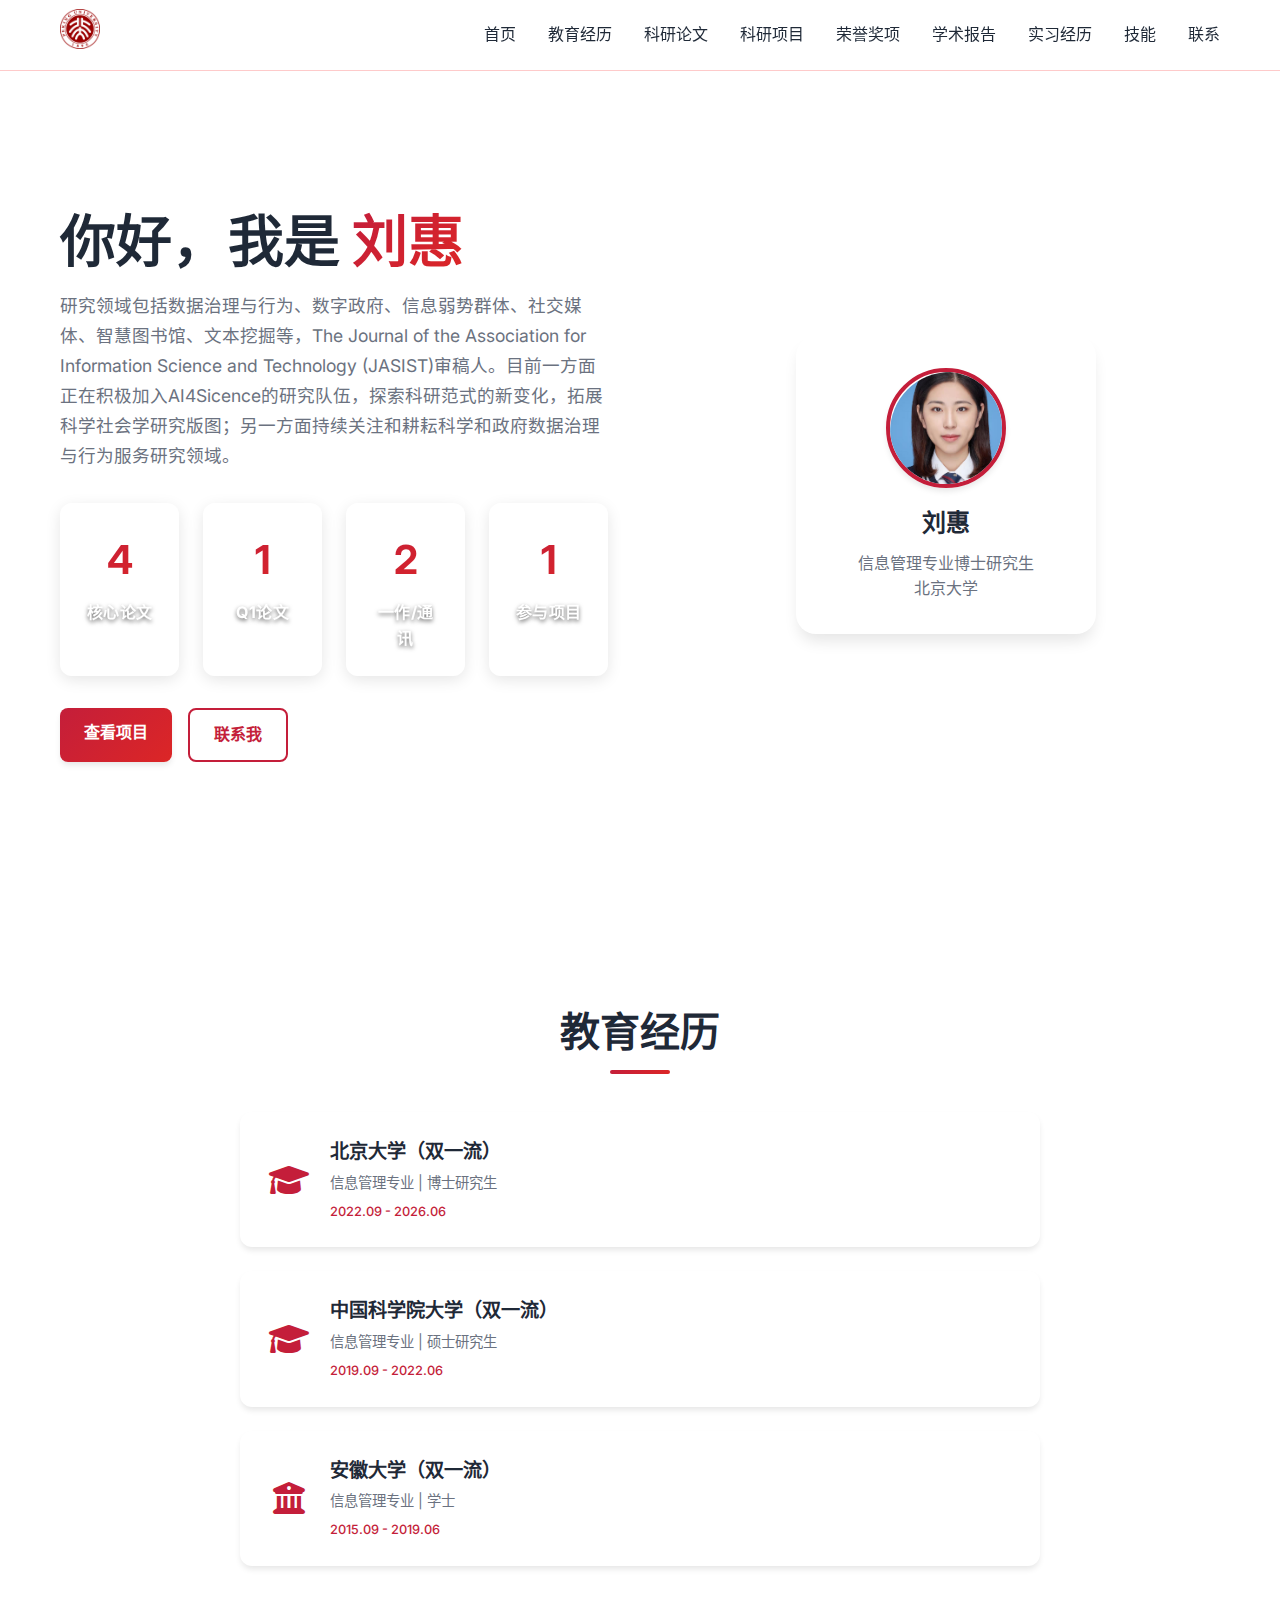
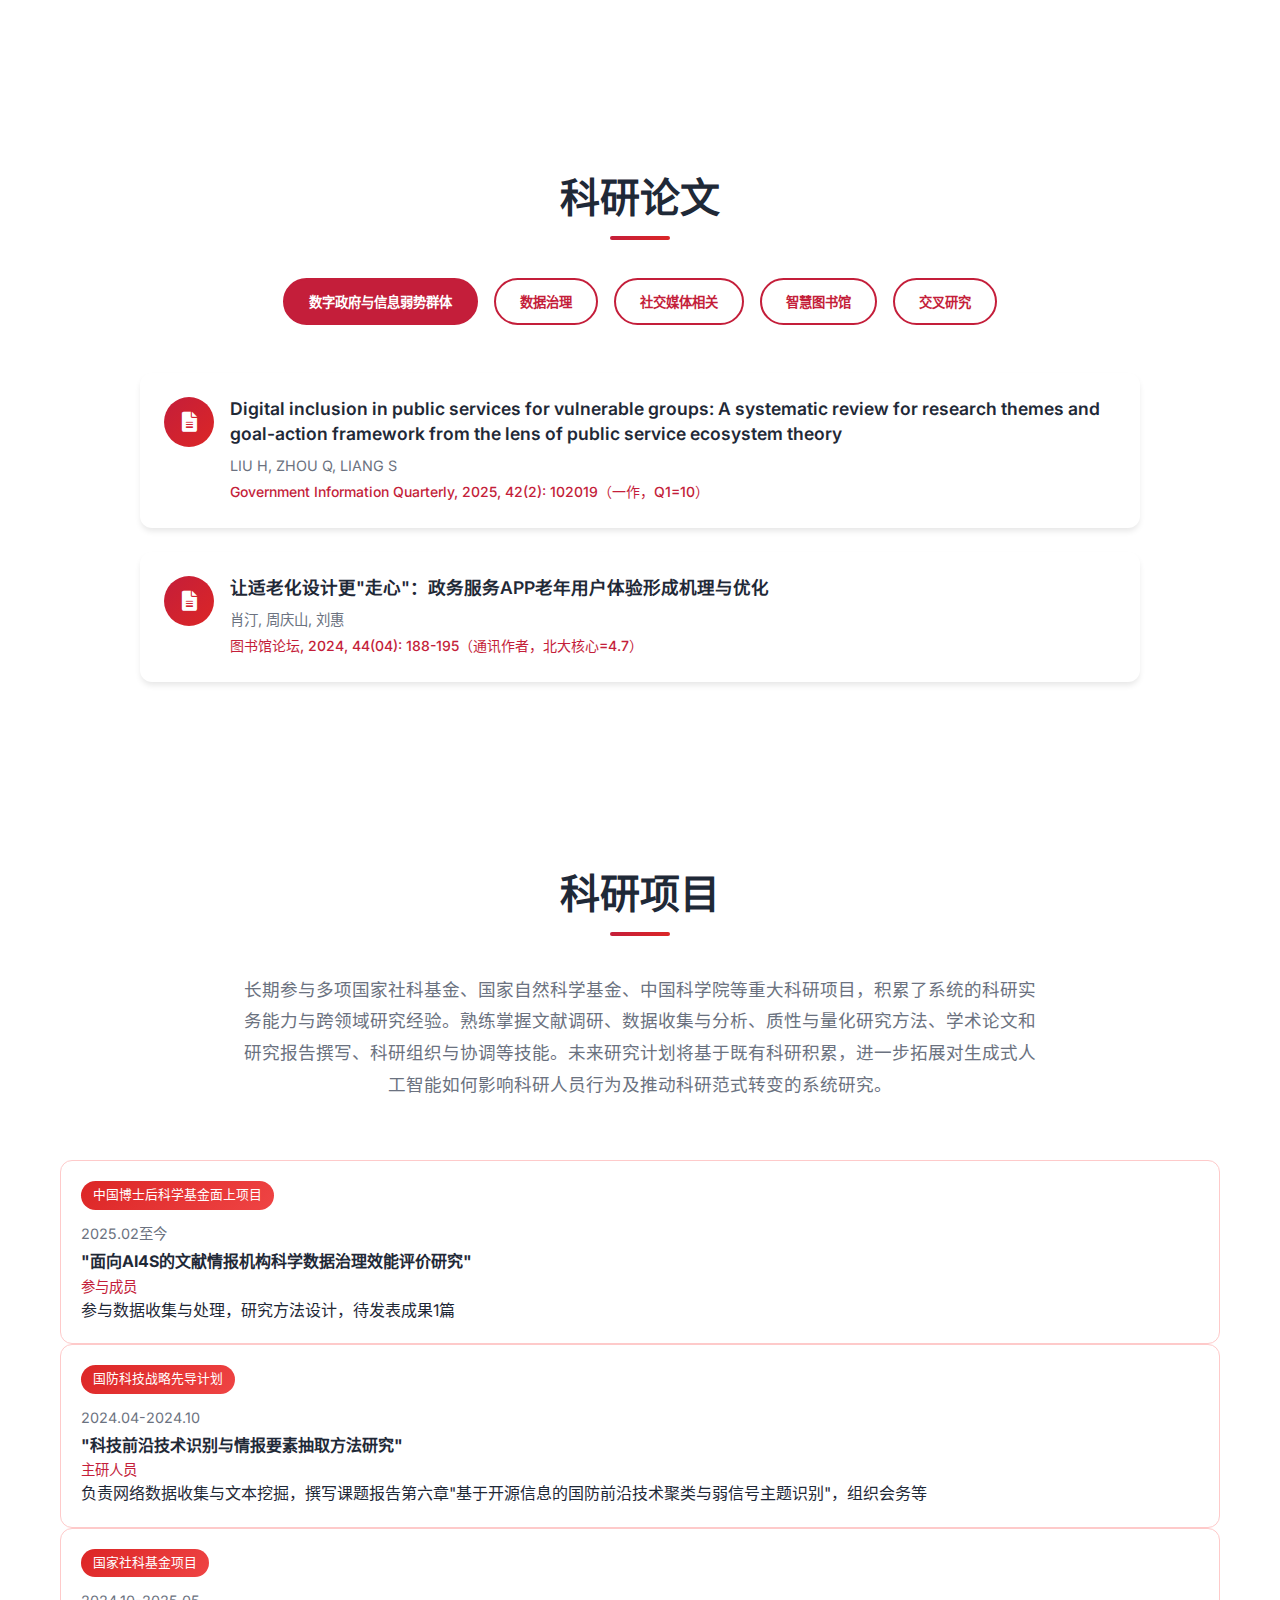
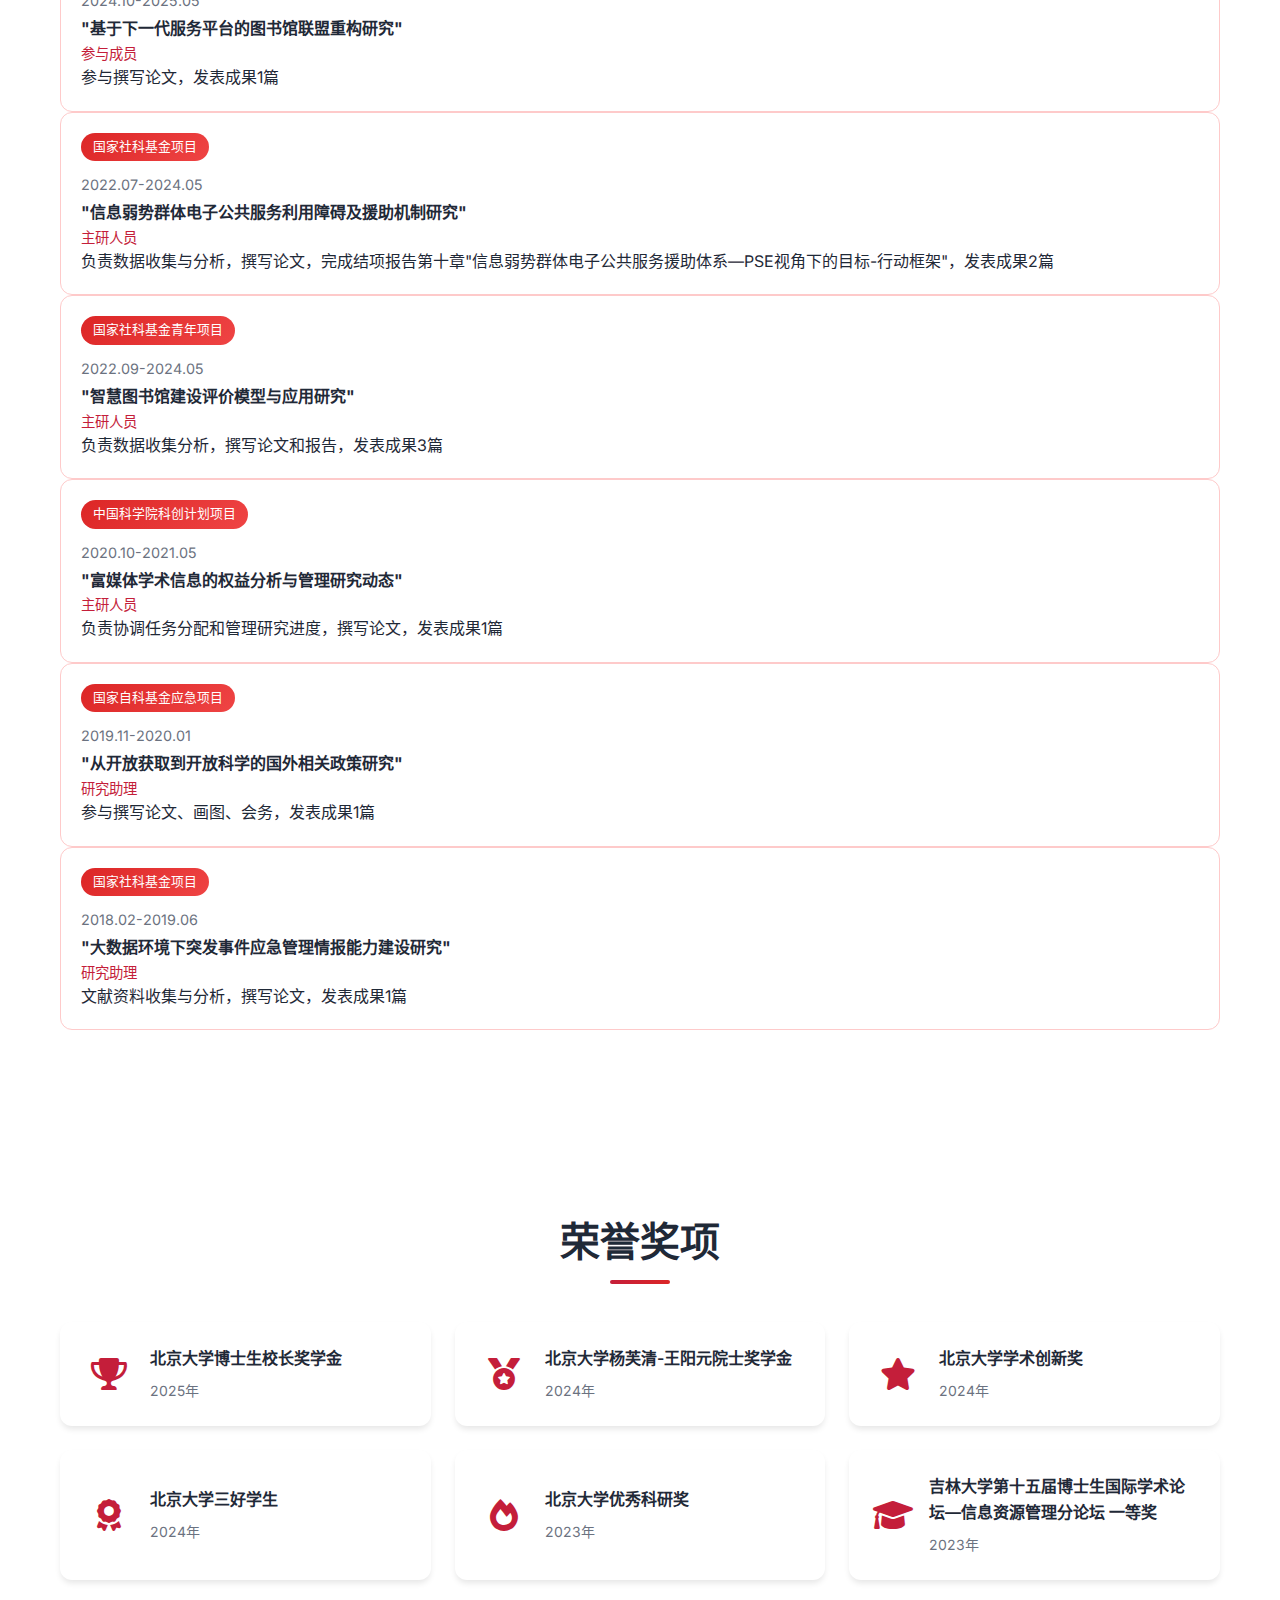
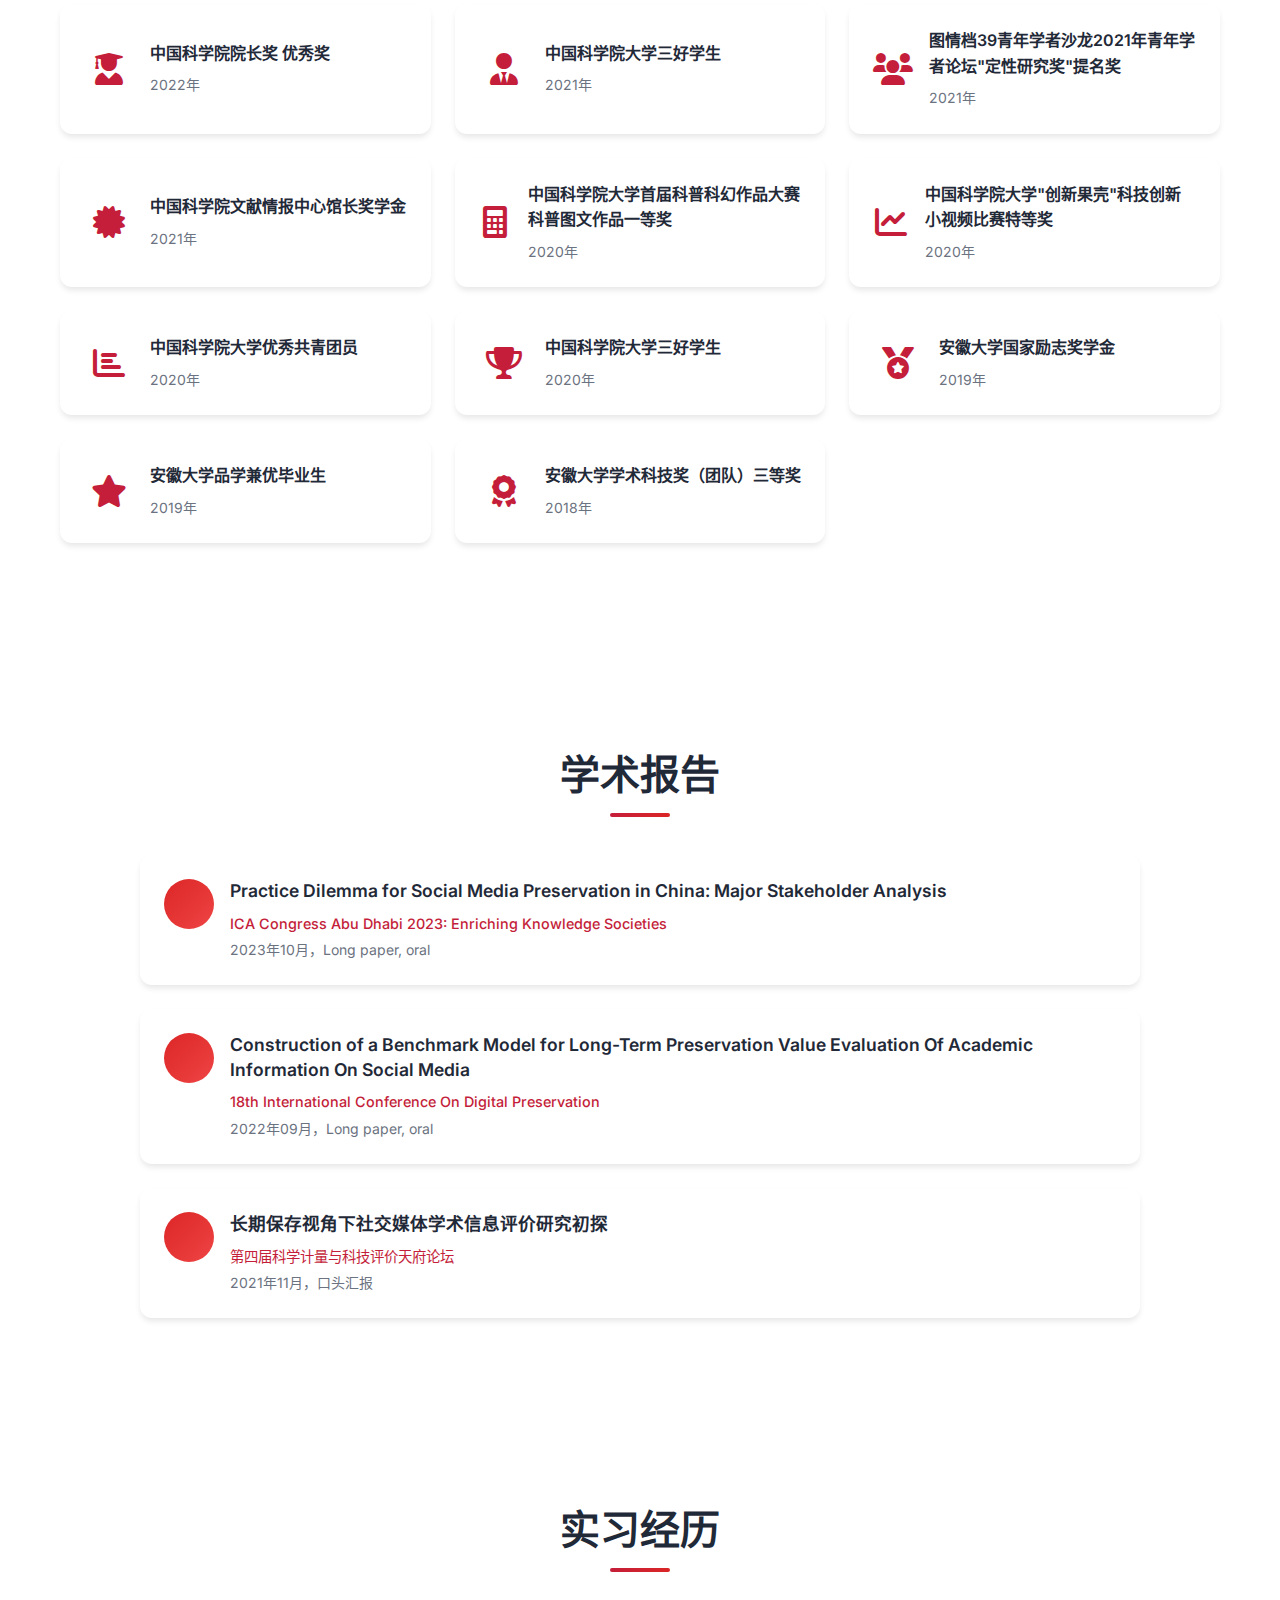
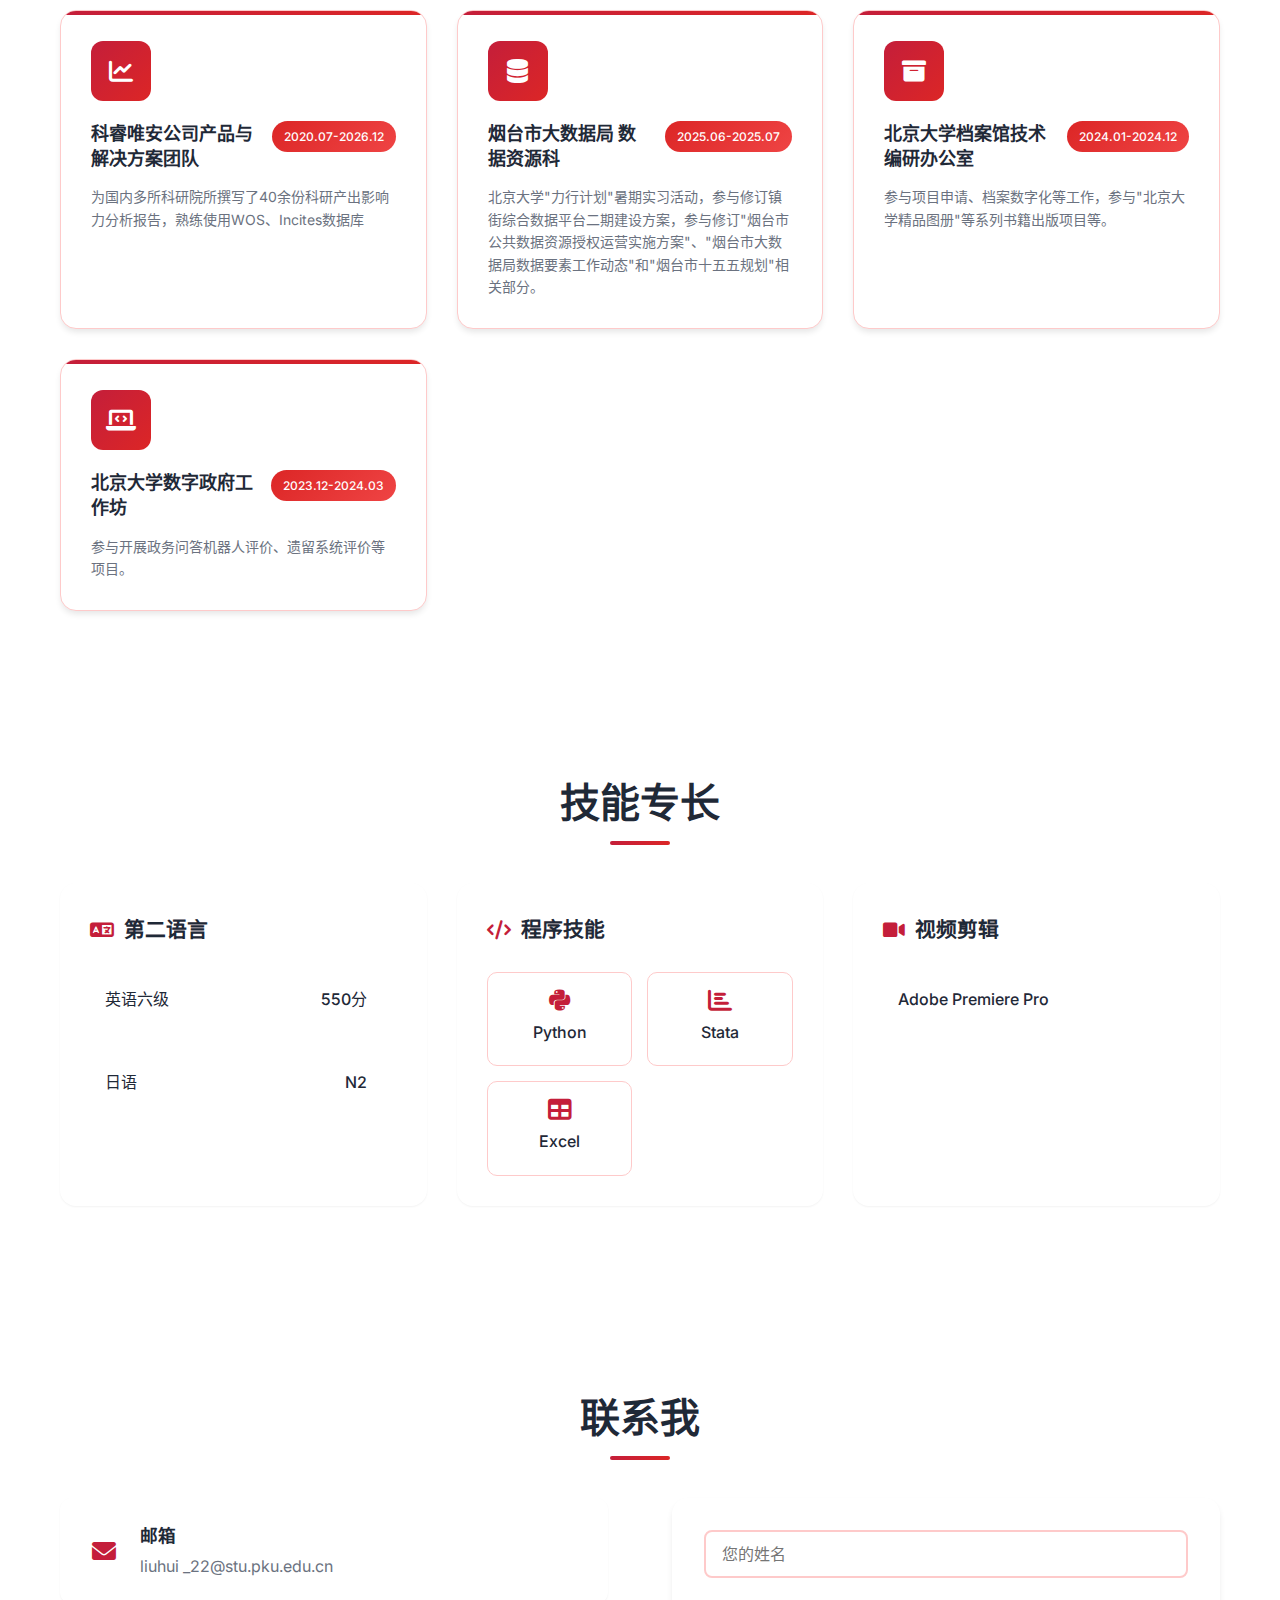
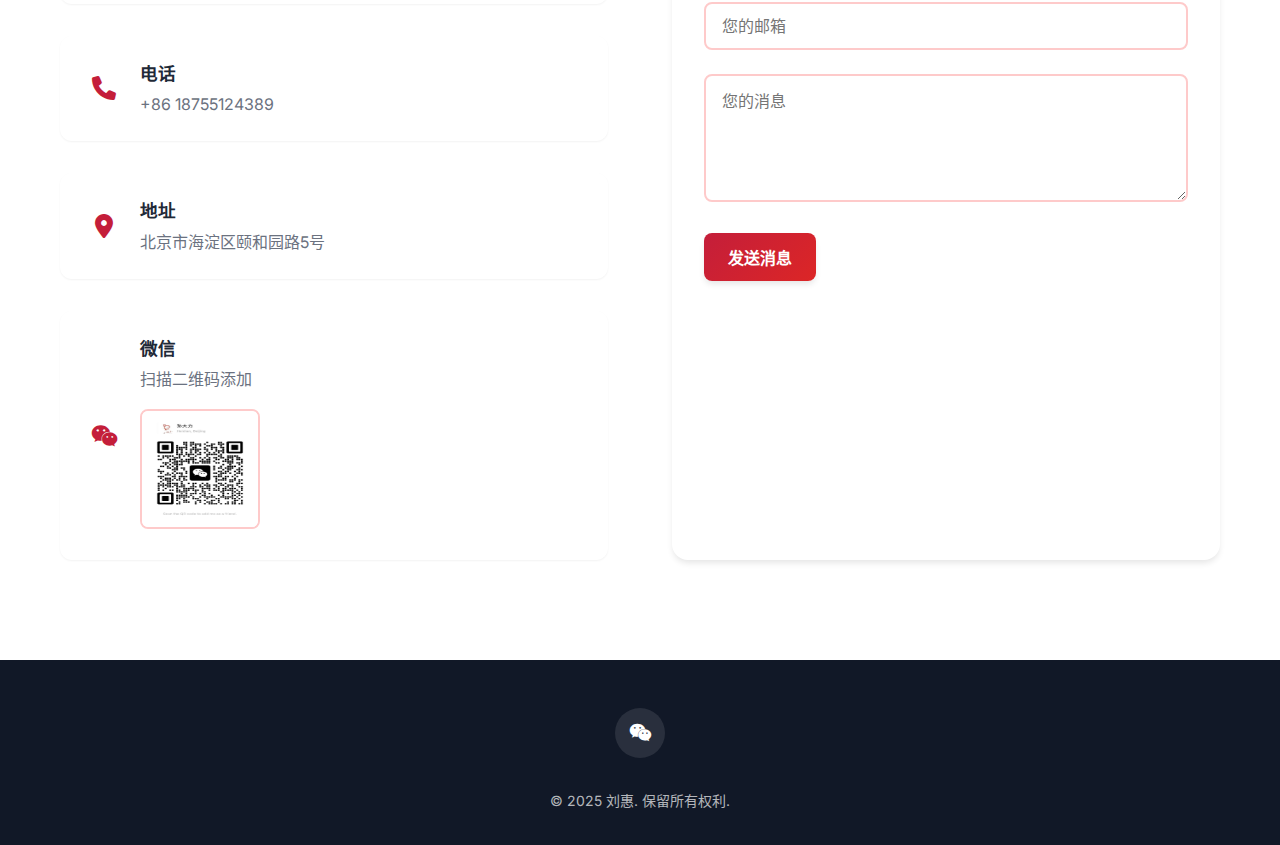
<file: index.html>
<!DOCTYPE html>
<html lang="zh-CN">
<head>
    <meta charset="UTF-8">
    <meta name="viewport" content="width=device-width, initial-scale=1.0">
    <title>刘惠 - 个人简历</title>
    <!-- 更新时间: 2024-08-27 -->
    <link rel="stylesheet" href="styles.css">
    <link href="https://cdnjs.cloudflare.com/ajax/libs/font-awesome/6.0.0/css/all.min.css" rel="stylesheet">
    <link href="https://fonts.googleapis.com/css2?family=Inter:wght@300;400;500;600;700&display=swap" rel="stylesheet">
</head>
<body>
    <!-- 导航栏 -->
    <nav class="navbar">
        <div class="nav-container">
            <div class="nav-logo">
                <a href="#home">
                    <img src="school_logo.png" alt="学校Logo" class="nav-logo-image">
                </a>
            </div>
            <ul class="nav-menu">
                <li class="nav-item">
                    <a href="#home" class="nav-link">首页</a>
                </li>
                <li class="nav-item">
                    <a href="#about" class="nav-link">教育经历</a>
                </li>
                <li class="nav-item">
                    <a href="#papers" class="nav-link">科研论文</a>
                </li>
                <li class="nav-item">
                    <a href="#projects" class="nav-link">科研项目</a>
                </li>
                <li class="nav-item">
                    <a href="#awards" class="nav-link">荣誉奖项</a>
                </li>
                <li class="nav-item">
                    <a href="#reports" class="nav-link">学术报告</a>
                </li>
                <li class="nav-item">
                    <a href="#internships" class="nav-link">实习经历</a>
                </li>
                <li class="nav-item">
                    <a href="#skills" class="nav-link">技能</a>
                </li>
                <li class="nav-item">
                    <a href="#contact" class="nav-link">联系</a>
                </li>
            </ul>
            <div class="hamburger">
                <span class="bar"></span>
                <span class="bar"></span>
                <span class="bar"></span>
            </div>
        </div>
    </nav>

    <!-- 首页部分 -->
    <section id="home" class="hero">
        <div class="hero-container">
            <div class="hero-content">
                <h1 class="hero-title">你好，我是 <span class="highlight">刘惠</span></h1>
                <p class="hero-description">
                    研究领域包括数据治理与行为、数字政府、信息弱势群体、社交媒体、智慧图书馆、文本挖掘等，The Journal of the Association for Information Science and Technology (JASIST)审稿人。目前一方面正在积极加入AI4Sicence的研究队伍，探索科研范式的新变化，拓展科学社会学研究版图；另一方面持续关注和耕耘科学和政府数据治理与行为服务研究领域。
                </p>
                
                <!-- 数字统计展示 -->
                <div class="hero-stats">
                    <div class="stat-card">
                        <div class="stat-number">9</div>
                        <div class="stat-label">核心论文</div>
                    </div>
                    <div class="stat-card">
                        <div class="stat-number">3</div>
                        <div class="stat-label">Q1论文</div>
                    </div>
                    <div class="stat-card">
                        <div class="stat-number">8</div>
                        <div class="stat-label">一作/通讯</div>
                    </div>
                    <div class="stat-card">
                        <div class="stat-number">8</div>
                        <div class="stat-label">参与项目</div>
                    </div>
                </div>
                
                <div class="hero-buttons">
                    <a href="#projects" class="btn btn-primary">查看项目</a>
                    <a href="#contact" class="btn btn-secondary">联系我</a>
                </div>
            </div>
            <div class="hero-image">
                <div class="profile-card">
                    <div class="profile-avatar">
                        <img src="personal_picture.jpg" alt="刘惠个人照片" class="profile-photo">
                    </div>
                    <div class="profile-info">
                        <h3>刘惠</h3>
                        <p>信息管理专业博士研究生</p>
                        <p>北京大学</p>
                    </div>
                </div>
            </div>
        </div>
    </section>

    <!-- 教育经历部分 -->
    <section id="about" class="about">
        <div class="container">
            <h2 class="section-title">教育经历</h2>
            <div class="education-simple">
                <div class="education-card">
                    <div class="education-header">
                        <i class="fas fa-graduation-cap"></i>
                        <div>
                            <h3>北京大学（双一流）</h3>
                            <p>信息管理专业 | 博士研究生</p>
                            <span class="education-year">2022.09 - 2026.06</span>
                        </div>
                    </div>
                </div>
                
                <div class="education-card">
                    <div class="education-header">
                        <i class="fas fa-graduation-cap"></i>
                        <div>
                            <h3>中国科学院大学（双一流）</h3>
                            <p>信息管理专业 | 硕士研究生</p>
                            <span class="education-year">2019.09 - 2022.06</span>
                        </div>
                    </div>
                </div>
                
                <div class="education-card">
                    <div class="education-header">
                        <i class="fas fa-university"></i>
                        <div>
                            <h3>安徽大学（双一流）</h3>
                            <p>信息管理专业 | 学士</p>
                            <span class="education-year">2015.09 - 2019.06</span>
                        </div>
                    </div>
                </div>
            </div>
        </div>
    </section>

    <!-- 科研论文部分 -->
    <section id="papers" class="papers">
        <div class="container">
            <h2 class="section-title">科研论文</h2>
            <div class="papers-tabs">
                <div class="tab-buttons">
                    <button class="tab-btn active" data-tab="digital_government">数字政府与信息弱势群体</button>
                    <button class="tab-btn" data-tab="data_governance">数据治理</button>
                    <button class="tab-btn" data-tab="social_media">社交媒体相关</button>
                    <button class="tab-btn" data-tab="smart_library">智慧图书馆</button>
                    <button class="tab-btn" data-tab="cross">交叉研究</button>
                </div>
                
                <div class="tab-content">
                    <div class="tab-pane active" id="digital_government">
                        <div class="paper-list">
                            <div class="paper-item">
                                <div class="paper-icon">
                                    <i class="fas fa-file-alt"></i>
                                </div>
                                <div class="paper-content">
                                    <h4>Digital inclusion in public services for vulnerable groups: A systematic review for research themes and goal-action framework from the lens of public service ecosystem theory</h4>
                                    <p class="paper-authors">LIU H, ZHOU Q, LIANG S</p>
                                    <p class="paper-journal">Government Information Quarterly, 2025, 42(2): 102019（一作，Q1=10）</p>
                                </div>
                            </div>
                            <div class="paper-item">
                                <div class="paper-icon">
                                    <i class="fas fa-file-alt"></i>
                                </div>
                                <div class="paper-content">
                                    <h4>让适老化设计更"走心"：政务服务APP老年用户体验形成机理与优化</h4>
                                    <p class="paper-authors">肖汀, 周庆山, 刘惠</p>
                                    <p class="paper-journal">图书馆论坛, 2024, 44(04): 188-195（通讯作者，北大核心=4.7）</p>
                                </div>
                            </div>
                                </div>
                                </div>
                    

                    
                    <div class="tab-pane" id="data_governance">
                        <div class="paper-list">
                            <div class="paper-item">
                                <div class="paper-icon">
                                    <i class="fas fa-file-alt"></i>
                                </div>
                                <div class="paper-content">
                                    <h4>基于AIOps视角的政务热线数据赋能机制要素构建与路径聚焦</h4>
                                    <p class="paper-authors">周庆山, 刘惠, 黄钰婷等</p>
                                    <p class="paper-journal">档案学通讯, 2024, (04): 53-61. DOI:10.16113/j.cnki.daxtx.2024.04.004（通讯作者，北大核心=3.97）</p>
                                </div>
                            </div>
                                </div>
                            </div>
                            
                    <div class="tab-pane" id="social_media">
                        <div class="paper-list">
                            <div class="paper-item">
                                <div class="paper-icon">
                                    <i class="fas fa-file-alt"></i>
                                </div>
                                <div class="paper-content">
                                    <h4>For perpetuating social media collective memory proactively and inclusively: Explore the interests and tensions of stakeholders in preservation actions</h4>
                                    <p class="paper-authors">LIU H, ZHANG D R, ZHOU Q S, et al</p>
                                    <p class="paper-journal">Journal of the Association for Information Science and Technology, 2024, 75(6): 734-48（一作，Q1= 4.3）</p>
                                </div>
                            </div>
                            <div class="paper-item">
                                <div class="paper-icon">
                                    <i class="fas fa-file-alt"></i>
                                </div>
                                <div class="paper-content">
                                    <h4>From Virtual Trees to Real Forests: The Impact of Gamification Affordances on Green Consumption Behaviors in Ant Forest</h4>
                                    <p class="paper-authors">CHEN S, BIN L, QI Z, HUI L</p>
                                    <p class="paper-journal">Environmental Communication, 2024, 18(5): 525-49（四作，Q1= 4.1）</p>
                                </div>
                            </div>
                            <div class="paper-item">
                                <div class="paper-icon">
                                    <i class="fas fa-file-alt"></i>
                                </div>
                                <div class="paper-content">
                                    <h4>社交媒体学术信息生态系统结构与优化研究</h4>
                                    <p class="paper-authors">刘惠, 张冬荣</p>
                                    <p class="paper-journal">情报理论与实践, 2022, 45(03): 50-56+102（一作，北大核心= 4.5）</p>
                                </div>
                            </div>
                        </div>
                    </div>
                    
                    <div class="tab-pane" id="smart_library">
                        <div class="paper-list">
                            <div class="paper-item">
                                <div class="paper-icon">
                                    <i class="fas fa-file-alt"></i>
                                </div>
                                <div class="paper-content">
                                    <h4>基于内容挖掘的智慧图书馆系统要素及结构研究——社会技术系统视角</h4>
                                    <p class="paper-authors">刘惠, 段美珍</p>
                                    <p class="paper-journal">情报理论与实践, 2024, 47(12): 164-173（一作，中文核心= 4.5）</p>
                                </div>
                            </div>
                            <div class="paper-item">
                                <div class="paper-icon">
                                    <i class="fas fa-file-alt"></i>
                                </div>
                                <div class="paper-content">
                                    <h4>智慧图书馆建设成熟度评价方法及实证研究</h4>
                                    <p class="paper-authors">段美珍, 刘惠, 刘琪等</p>
                                    <p class="paper-journal">现代情报, 2023, 43(05): 66-78（二作，中文核心= 4.1）</p>
                                </div>
                            </div>
                            <div class="paper-item">
                                <div class="paper-icon">
                                    <i class="fas fa-file-alt"></i>
                                </div>
                                <div class="paper-content">
                                    <h4>首都高校智慧图书馆建设成熟度评价与发展策略研究</h4>
                                    <p class="paper-authors">张颖, 段美珍, 刘惠等</p>
                                    <p class="paper-journal">图书情报工作, 2025, 69(05): 28-38（三作，中文核心= 4.0）</p>
                                </div>
                            </div>
                            <div class="paper-item">
                                <div class="paper-icon">
                                    <i class="fas fa-file-alt"></i>
                                </div>
                                <div class="paper-content">
                                    <h4>图书馆联盟战略规划研究：回溯、差异与展望</h4>
                                    <p class="paper-authors">徐淋楠, 刘惠, 邵波</p>
                                    <p class="paper-journal">图书馆论坛, 1-11[2025-08-19]（二作，中文核心= 4.7）</p>
                                </div>
                            </div>
                        </div>
                    </div>
                    
                    <div class="tab-pane" id="cross">
                        <div class="paper-list">
                            <div class="paper-item">
                                <div class="paper-icon">
                                    <i class="fas fa-file-alt"></i>
                                </div>
                                <div class="paper-content">
                                    <h4>新时期图书情报档案管理学生就业能力提升路径研究——基于CMES-LIS的模型</h4>
                                    <p class="paper-authors">刘惠, 张冬荣</p>
                                    <p class="paper-journal">图书馆工作与研究, 2021, (09): 111-119（一作，北大核心= 3.4）</p>
                                </div>
                            </div>
                            <div class="paper-item">
                                <div class="paper-icon">
                                    <i class="fas fa-file-alt"></i>
                                </div>
                                <div class="paper-content">
                                    <h4>从开放获取到开放科学:科研资助机构的理念与实践</h4>
                                    <p class="paper-authors">赵昆华, 刘细文, 龙艺璇, 刘惠</p>
                                    <p class="paper-journal">中国科学基金, 2021, 35(05): 844-854（四作，北大核心= 2.2）</p>
                                </div>
                            </div>
                                </div>
                                </div>
                            </div>
            </div>
        </div>
    </section>

    <!-- 科研项目部分 -->
    <section id="projects" class="projects">
        <div class="container">
            <h2 class="section-title">科研项目</h2>
            <p class="section-subtitle">长期参与多项国家社科基金、国家自然科学基金、中国科学院等重大科研项目，积累了系统的科研实务能力与跨领域研究经验。熟练掌握文献调研、数据收集与分析、质性与量化研究方法、学术论文和研究报告撰写、科研组织与协调等技能。未来研究计划将基于既有科研积累，进一步拓展对生成式人工智能如何影响科研人员行为及推动科研范式转变的系统研究。</p>
            
            <div class="projects-list">
                                    <div class="project-item">
                    <div class="project-header">
                        <div class="project-badge">中国博士后科学基金面上项目</div>
                        <div class="project-period">2025.02至今</div>
                                    </div>
                    <h4>"面向AI4S的文献情报机构科学数据治理效能评价研究"</h4>
                    <p class="project-role">参与成员</p>
                    <p class="project-description">参与数据收集与处理，研究方法设计，待发表成果1篇</p>
                                    </div>
                                    
                                    <div class="project-item">
                    <div class="project-header">
                        <div class="project-badge">国防科技战略先导计划</div>
                        <div class="project-period">2024.04-2024.10</div>
                                    </div>
                    <h4>"科技前沿技术识别与情报要素抽取方法研究"</h4>
                    <p class="project-role">主研人员</p>
                    <p class="project-description">负责网络数据收集与文本挖掘，撰写课题报告第六章"基于开源信息的国防前沿技术聚类与弱信号主题识别"，组织会务等</p>
                    </div>
                    
                                    <div class="project-item">
                    <div class="project-header">
                        <div class="project-badge">国家社科基金项目</div>
                        <div class="project-period">2024.10-2025.05</div>
                                    </div>
                    <h4>"基于下一代服务平台的图书馆联盟重构研究"</h4>
                    <p class="project-role">参与成员</p>
                    <p class="project-description">参与撰写论文，发表成果1篇</p>
                    </div>
                    
                                    <div class="project-item">
                    <div class="project-header">
                        <div class="project-badge">国家社科基金项目</div>
                        <div class="project-period">2022.07-2024.05</div>
                                    </div>
                    <h4>"信息弱势群体电子公共服务利用障碍及援助机制研究"</h4>
                    <p class="project-role">主研人员</p>
                    <p class="project-description">负责数据收集与分析，撰写论文，完成结项报告第十章"信息弱势群体电子公共服务援助体系—PSE视角下的目标-行动框架"，发表成果2篇</p>
                                    </div>
                                    
                                    <div class="project-item">
                    <div class="project-header">
                        <div class="project-badge">国家社科基金青年项目</div>
                        <div class="project-period">2022.09-2024.05</div>
                                    </div>
                    <h4>"智慧图书馆建设评价模型与应用研究"</h4>
                    <p class="project-role">主研人员</p>
                    <p class="project-description">负责数据收集分析，撰写论文和报告，发表成果3篇</p>
                    </div>
                    
                                    <div class="project-item">
                    <div class="project-header">
                        <div class="project-badge">中国科学院科创计划项目</div>
                        <div class="project-period">2020.10-2021.05</div>
                                    </div>
                    <h4>"富媒体学术信息的权益分析与管理研究动态"</h4>
                    <p class="project-role">主研人员</p>
                    <p class="project-description">负责协调任务分配和管理研究进度，撰写论文，发表成果1篇</p>
                    </div>
                    
                                    <div class="project-item">
                    <div class="project-header">
                        <div class="project-badge">国家自科基金应急项目</div>
                        <div class="project-period">2019.11-2020.01</div>
                                    </div>
                    <h4>"从开放获取到开放科学的国外相关政策研究"</h4>
                    <p class="project-role">研究助理</p>
                    <p class="project-description">参与撰写论文、画图、会务，发表成果1篇</p>
                                    </div>
                                    
                                    <div class="project-item">
                    <div class="project-header">
                        <div class="project-badge">国家社科基金项目</div>
                        <div class="project-period">2018.02-2019.06</div>
                                    </div>
                    <h4>"大数据环境下突发事件应急管理情报能力建设研究"</h4>
                    <p class="project-role">研究助理</p>
                    <p class="project-description">文献资料收集与分析，撰写论文，发表成果1篇</p>
                </div>
            </div>
        </div>
    </section>

    
    <!-- 荣誉奖项部分 -->
    <section id="awards" class="awards">
        <div class="container">
            <h2 class="section-title">荣誉奖项</h2>
            <div class="awards-grid">
                <div class="award-item">
                    <i class="fas fa-trophy"></i>
                    <div class="award-content">
                        <h4>北京大学博士生校长奖学金</h4>
                        <p>2025年</p>
                    </div>
                </div>
                <div class="award-item">
                    <i class="fas fa-medal"></i>
                    <div class="award-content">
                        <h4>北京大学杨芙清-王阳元院士奖学金</h4>
                        <p>2024年</p>
                    </div>
                </div>
                <div class="award-item">
                    <i class="fas fa-star"></i>
                    <div class="award-content">
                        <h4>北京大学学术创新奖</h4>
                        <p>2024年</p>
                    </div>
                </div>
                <div class="award-item">
                    <i class="fas fa-award"></i>
                    <div class="award-content">
                        <h4>北京大学三好学生</h4>
                        <p>2024年</p>
                    </div>
                </div>
                <div class="award-item">
                    <i class="fas fa-fire"></i>
                    <div class="award-content">
                        <h4>北京大学优秀科研奖</h4>
                        <p>2023年</p>
                    </div>
                </div>
                <div class="award-item">
                    <i class="fas fa-graduation-cap"></i>
                    <div class="award-content">
                        <h4>吉林大学第十五届博士生国际学术论坛—信息资源管理分论坛 一等奖</h4>
                        <p>2023年</p>
                    </div>
                </div>
                <div class="award-item">
                    <i class="fas fa-user-graduate"></i>
                    <div class="award-content">
                        <h4>中国科学院院长奖 优秀奖</h4>
                        <p>2022年</p>
                    </div>
                </div>
                <div class="award-item">
                    <i class="fas fa-user-tie"></i>
                    <div class="award-content">
                        <h4>中国科学院大学三好学生</h4>
                        <p>2021年</p>
                    </div>
                </div>
                <div class="award-item">
                    <i class="fas fa-users"></i>
                    <div class="award-content">
                        <h4>图情档39青年学者沙龙2021年青年学者论坛"定性研究奖"提名奖</h4>
                        <p>2021年</p>
                    </div>
                </div>
                <div class="award-item">
                    <i class="fas fa-certificate"></i>
                    <div class="award-content">
                        <h4>中国科学院文献情报中心馆长奖学金</h4>
                        <p>2021年</p>
                    </div>
                </div>
                <div class="award-item">
                    <i class="fas fa-calculator"></i>
                    <div class="award-content">
                        <h4>中国科学院大学首届科普科幻作品大赛科普图文作品一等奖</h4>
                        <p>2020年</p>
                    </div>
                </div>
                <div class="award-item">
                    <i class="fas fa-chart-line"></i>
                    <div class="award-content">
                        <h4>中国科学院大学"创新果壳"科技创新小视频比赛特等奖</h4>
                        <p>2020年</p>
                    </div>
                </div>
                <div class="award-item">
                    <i class="fas fa-chart-bar"></i>
                    <div class="award-content">
                        <h4>中国科学院大学优秀共青团员</h4>
                        <p>2020年</p>
                    </div>
                </div>
                <div class="award-item">
                    <i class="fas fa-trophy"></i>
                    <div class="award-content">
                        <h4>中国科学院大学三好学生</h4>
                        <p>2020年</p>
                    </div>
                </div>
                <div class="award-item">
                    <i class="fas fa-medal"></i>
                    <div class="award-content">
                        <h4>安徽大学国家励志奖学金</h4>
                        <p>2019年</p>
                    </div>
                </div>
                <div class="award-item">
                    <i class="fas fa-star"></i>
                    <div class="award-content">
                        <h4>安徽大学品学兼优毕业生</h4>
                        <p>2019年</p>
                    </div>
                </div>
                <div class="award-item">
                    <i class="fas fa-award"></i>
                    <div class="award-content">
                        <h4>安徽大学学术科技奖（团队）三等奖</h4>
                        <p>2018年</p>
                    </div>
                </div>
            </div>
        </div>
    </section>

    <!-- 学术报告部分 -->
    <section id="reports" class="reports">
        <div class="container">
            <h2 class="section-title">学术报告</h2>
            <div class="reports-list">
                <div class="report-item">
                    <div class="report-icon">
                        <i class="fas fa-presentation"></i>
                    </div>
                    <div class="report-content">
                        <h4>Practice Dilemma for Social Media Preservation in China: Major Stakeholder Analysis</h4>
                        <p class="report-conference">ICA Congress Abu Dhabi 2023: Enriching Knowledge Societies</p>
                        <p class="report-date">2023年10月，Long paper, oral</p>
                    </div>
                </div>
                <div class="report-item">
                    <div class="report-icon">
                        <i class="fas fa-presentation"></i>
                    </div>
                    <div class="report-content">
                        <h4>Construction of a Benchmark Model for Long-Term Preservation Value Evaluation Of Academic Information On Social Media</h4>
                        <p class="report-conference">18th International Conference On Digital Preservation</p>
                        <p class="report-date">2022年09月，Long paper, oral</p>
                    </div>
                </div>
                <div class="report-item">
                    <div class="report-icon">
                        <i class="fas fa-presentation"></i>
                    </div>
                    <div class="report-content">
                        <h4>长期保存视角下社交媒体学术信息评价研究初探</h4>
                        <p class="report-conference">第四届科学计量与科技评价天府论坛</p>
                        <p class="report-date">2021年11月，口头汇报</p>
                    </div>
                </div>
            </div>
        </div>
    </section>

    <!-- 实习经历部分 -->
    <section id="internships" class="internships">
        <div class="container">
            <h2 class="section-title">实习经历</h2>
            <div class="internships-grid">
                <div class="internship-card">
                    <div class="internship-icon">
                        <i class="fas fa-chart-line"></i>
                            </div>
                    <div class="internship-content">
                        <div class="internship-header">
                            <h4>科睿唯安公司产品与解决方案团队</h4>
                            <span class="internship-period">2020.07-2026.12</span>
                                </div>
                        <p class="internship-description">为国内多所科研院所撰写了40余份科研产出影响力分析报告，熟练使用WOS、Incites数据库</p>
                                </div>
                                </div>

                <div class="internship-card">
                    <div class="internship-icon">
                        <i class="fas fa-database"></i>
                            </div>
                    <div class="internship-content">
                        <div class="internship-header">
                            <h4>烟台市大数据局 数据资源科</h4>
                            <span class="internship-period">2025.06-2025.07</span>
                        </div>
                        <p class="internship-description">北京大学"力行计划"暑期实习活动，参与修订镇街综合数据平台二期建设方案，参与修订"烟台市公共数据资源授权运营实施方案"、"烟台市大数据局数据要素工作动态"和"烟台市十五五规划"相关部分。</p>
                    </div>
                </div>

                <div class="internship-card">
                    <div class="internship-icon">
                        <i class="fas fa-archive"></i>
                        </div>
                    <div class="internship-content">
                        <div class="internship-header">
                            <h4>北京大学档案馆技术编研办公室</h4>
                            <span class="internship-period">2024.01-2024.12</span>
                        </div>
                        <p class="internship-description">参与项目申请、档案数字化等工作，参与"北京大学精品图册"等系列书籍出版项目等。</p>
                        </div>
                        </div>

                <div class="internship-card">
                    <div class="internship-icon">
                        <i class="fas fa-laptop-code"></i>
                        </div>
                    <div class="internship-content">
                        <div class="internship-header">
                            <h4>北京大学数字政府工作坊</h4>
                            <span class="internship-period">2023.12-2024.03</span>
                        </div>
                        <p class="internship-description">参与开展政务问答机器人评价、遗留系统评价等项目。</p>
                    </div>
                </div>
            </div>
        </div>
    </section>

    <!-- 技能部分 -->
    <section id="skills" class="skills">
        <div class="container">
            <h2 class="section-title">技能专长</h2>
            <div class="skills-grid">
                <!-- 第二语言 -->
                <div class="skill-category">
                    <h3><i class="fas fa-language"></i> 第二语言</h3>
                    <div class="skill-items">
                        <div class="skill-item">
                            <div class="skill-info">
                                <span class="skill-name">英语六级</span>
                                <span class="skill-score">550分</span>
                            </div>
                        </div>
                        <div class="skill-item">
                            <div class="skill-info">
                                <span class="skill-name">日语</span>
                                <span class="skill-score">N2</span>
                            </div>
                        </div>
                    </div>
                </div>
                
                <!-- 程序技能 -->
                <div class="skill-category">
                    <h3><i class="fas fa-code"></i> 程序技能</h3>
                    <div class="tool-grid">
                        <div class="tool-item">
                            <i class="fab fa-python"></i>
                            <span>Python</span>
                            </div>
                        <div class="tool-item">
                            <i class="fas fa-chart-bar"></i>
                            <span>Stata</span>
                        </div>
                        <div class="tool-item">
                            <i class="fas fa-table"></i>
                            <span>Excel</span>
                            </div>
                    </div>
                </div>
                
                <!-- 视频剪辑 -->
                <div class="skill-category">
                    <h3><i class="fas fa-video"></i> 视频剪辑</h3>
                    <div class="skill-items">
                        <div class="skill-item">
                            <div class="skill-info">
                                <span class="skill-name">Adobe Premiere Pro</span>
                            </div>
                        </div>
                            </div>
                        </div>
            </div>
        </div>
    </section>

    <!-- 联系部分 -->
    <section id="contact" class="contact">
        <div class="container">
            <h2 class="section-title">联系我</h2>
            <div class="contact-content">
                <div class="contact-info">
                    <div class="contact-item">
                        <i class="fas fa-envelope"></i>
                        <div>
                            <h3>邮箱</h3>
                            <p>liuhui _22@stu.pku.edu.cn</p>
                        </div>
                    </div>
                    <div class="contact-item">
                        <i class="fas fa-phone"></i>
                        <div>
                            <h3>电话</h3>
                            <p>+86 18755124389</p>
                        </div>
                    </div>
                    <div class="contact-item">
                        <i class="fas fa-map-marker-alt"></i>
                        <div>
                            <h3>地址</h3>
                            <p>北京市海淀区颐和园路5号</p>
                        </div>
                    </div>
                    <div class="contact-item">
                        <i class="fab fa-weixin"></i>
                        <div>
                            <h3>微信</h3>
                            <p>扫描二维码添加</p>
                            <div class="wechat-qr">
                                <img src="wechat_code.jpg" alt="微信二维码" class="qr-code">
                            </div>
                        </div>
                    </div>
                </div>
                <div class="contact-form">
                    <form>
                        <div class="form-group">
                            <input type="text" placeholder="您的姓名" required>
                        </div>
                        <div class="form-group">
                            <input type="email" placeholder="您的邮箱" required>
                        </div>
                        <div class="form-group">
                            <textarea placeholder="您的消息" rows="5" required></textarea>
                        </div>
                        <button type="submit" class="btn btn-primary">发送消息</button>
                    </form>
                </div>
            </div>
        </div>
    </section>

    <!-- 页脚 -->
    <footer class="footer">
        <div class="container">
            <div class="footer-content">
                <div class="footer-social">
                    <a href="#" class="social-link" title="微信" onclick="window.utils.showWechatQR()"><i class="fab fa-weixin"></i></a>
                </div>
                <p>&copy; 2025 刘惠. 保留所有权利.</p>
            </div>
        </div>
    </footer>

    <script src="script.js"></script>
</body>
</html> 
</body>
</html>
</file>
<file: styles.css>
/* 全局样式 */
* {
    margin: 0;
    padding: 0;
    box-sizing: border-box;
}

:root {
    --primary-color: #c41e3a;
    --secondary-color: #dc2626;
    --accent-color: #ef4444;
    --text-primary: #1f2937;
    --text-secondary: #6b7280;
    --bg-primary: #ffffff;
    --bg-secondary: #ffffff;
    --bg-dark: #111827;
    --border-color: #fecaca;
    --shadow-sm: 0 1px 2px 0 rgba(0, 0, 0, 0.05);
    --shadow-md: 0 4px 6px -1px rgba(0, 0, 0, 0.1);
    --shadow-lg: 0 10px 15px -3px rgba(0, 0, 0, 0.1);
    --gradient-primary: linear-gradient(135deg, #c41e3a 0%, #dc2626 100%);
    --gradient-secondary: linear-gradient(135deg, #dc2626 0%, #ef4444 100%);
}

body {
    font-family: 'Inter', -apple-system, BlinkMacSystemFont, 'Segoe UI', Roboto, sans-serif;
    line-height: 1.6;
    color: var(--text-primary);
    background-color: var(--bg-primary);
    overflow-x: hidden;
}

.container {
    max-width: 1200px;
    margin: 0 auto;
    padding: 0 20px;
}

/* 导航栏 */
.navbar {
    position: fixed;
    top: 0;
    width: 100%;
    background: rgba(255, 255, 255, 0.95);
    backdrop-filter: blur(10px);
    border-bottom: 1px solid var(--border-color);
    z-index: 1000;
    transition: all 0.3s ease;
}

.nav-container {
    max-width: 1200px;
    margin: 0 auto;
    padding: 0 20px;
    display: flex;
    justify-content: space-between;
    align-items: center;
    height: 70px;
}

.nav-logo a {
    font-size: 1.5rem;
    font-weight: 700;
    color: var(--primary-color);
    text-decoration: none;
    background: var(--gradient-primary);
    -webkit-background-clip: text;
    -webkit-text-fill-color: transparent;
    background-clip: text;
}

.nav-menu {
    display: flex;
    list-style: none;
    gap: 2rem;
}

.nav-link {
    color: var(--text-primary);
    text-decoration: none;
    font-weight: 500;
    transition: color 0.3s ease;
    position: relative;
}

.nav-link:hover {
    color: var(--primary-color);
}

.nav-link::after {
    content: '';
    position: absolute;
    bottom: -5px;
    left: 0;
    width: 0;
    height: 2px;
    background: var(--gradient-primary);
    transition: width 0.3s ease;
}

.nav-link:hover::after {
    width: 100%;
}

.hamburger {
    display: none;
    flex-direction: column;
    cursor: pointer;
}

.bar {
    width: 25px;
    height: 3px;
    background: var(--text-primary);
    margin: 3px 0;
    transition: 0.3s;
}

/* 首页部分 */
.hero {
    min-height: 100vh;
    display: flex;
    align-items: center;
    background: var(--bg-primary);
    padding-top: 70px;
}

/* 导航栏Logo样式 */
.nav-logo-image {
    height: 40px;
    width: auto;
    object-fit: contain;
    transition: all 0.3s ease;
}

.nav-logo-image:hover {
    transform: scale(1.05);
}

.hero-container {
    max-width: 1200px;
    margin: 0 auto;
    padding: 0 20px;
    display: grid;
    grid-template-columns: 1fr 1fr;
    gap: 4rem;
    align-items: center;
}

.hero-title {
    font-size: 3.5rem;
    font-weight: 700;
    line-height: 1.2;
    margin-bottom: 1rem;
    color: var(--text-primary);
}

.highlight {
    background: var(--gradient-primary);
    -webkit-background-clip: text;
    -webkit-text-fill-color: transparent;
    background-clip: text;
}

.hero-subtitle {
    font-size: 1.25rem;
    color: var(--text-secondary);
    margin-bottom: 1.5rem;
    font-weight: 500;
}

.hero-description {
    font-size: 1.1rem;
    color: var(--text-secondary);
    margin-bottom: 2rem;
    line-height: 1.7;
}

.hero-buttons {
    display: flex;
    gap: 1rem;
    flex-wrap: wrap;
}

/* 数字统计展示 */
.hero-stats {
    display: grid;
    grid-template-columns: repeat(4, 1fr);
    gap: 1.5rem;
    margin: 2rem 0;
}

.stat-card {
    background: rgba(255, 255, 255, 0.15);
    backdrop-filter: blur(10px);
    border: 1px solid rgba(255, 255, 255, 0.3);
    border-radius: 12px;
    padding: 1.5rem;
    text-align: center;
    transition: all 0.3s ease;
    box-shadow: 0 4px 15px rgba(0, 0, 0, 0.1);
}

.stat-card:hover {
    transform: translateY(-5px);
    background: rgba(255, 255, 255, 0.15);
    box-shadow: 0 10px 25px rgba(0, 0, 0, 0.1);
}

.stat-number {
    font-size: 2.5rem;
    font-weight: 700;
    color: white;
    margin-bottom: 0.5rem;
    background: var(--gradient-primary);
    -webkit-background-clip: text;
    -webkit-text-fill-color: transparent;
    background-clip: text;
}

.stat-label {
    font-size: 1rem;
    color: #ffffff;
    font-weight: 700;
    text-shadow: 0 2px 4px rgba(0, 0, 0, 0.6);
    margin-top: 0.5rem;
    letter-spacing: 0.5px;
}

@media (max-width: 768px) {
    .hero-stats {
        grid-template-columns: repeat(2, 1fr);
        gap: 1rem;
    }
    
    .stat-card {
        padding: 1rem;
    }
    
    .stat-number {
        font-size: 2rem;
    }
}

@media (max-width: 480px) {
    .hero-stats {
        grid-template-columns: 1fr;
    }
}

.btn {
    padding: 12px 24px;
    border-radius: 8px;
    text-decoration: none;
    font-weight: 600;
    transition: all 0.3s ease;
    display: inline-block;
    border: none;
    cursor: pointer;
    font-size: 1rem;
}

.btn-primary {
    background: var(--gradient-primary);
    color: white;
    box-shadow: var(--shadow-md);
}

.btn-primary:hover {
    transform: translateY(-2px);
    box-shadow: var(--shadow-lg);
}

.btn-secondary {
    background: transparent;
    color: var(--primary-color);
    border: 2px solid var(--primary-color);
}

.btn-secondary:hover {
    background: var(--primary-color);
    color: white;
    transform: translateY(-2px);
}

.btn-small {
    padding: 8px 16px;
    font-size: 0.875rem;
}

.btn-outline {
    background: transparent;
    color: var(--text-secondary);
    border: 1px solid var(--border-color);
}

.btn-outline:hover {
    background: var(--bg-primary);
    color: var(--text-primary);
}

.hero-image {
    display: flex;
    justify-content: center;
    align-items: center;
}

.profile-card {
    background: white;
    padding: 2rem;
    border-radius: 20px;
    box-shadow: var(--shadow-lg);
    text-align: center;
    max-width: 300px;
    width: 100%;
}

.profile-avatar {
    width: 120px !important;
    height: 120px !important;
    border-radius: 50% !important;
    margin: 0 auto 1rem;
    overflow: hidden !important;
    border: 4px solid var(--primary-color);
    box-shadow: var(--shadow-md);
    position: relative;
    flex-shrink: 0;
}

.profile-photo {
    width: 120px !important;
    height: 120px !important;
    object-fit: cover !important;
    object-position: center;
    transition: transform 0.3s ease;
    border-radius: 50% !important;
    display: block;
    max-width: 120px !important;
    max-height: 120px !important;
    min-width: 120px !important;
    min-height: 120px !important;
}

.profile-photo:hover {
    transform: scale(1.05);
}

.profile-info h3 {
    font-size: 1.5rem;
    font-weight: 600;
    margin-bottom: 0.5rem;
    color: var(--text-primary);
}

.profile-info p {
    color: var(--text-secondary);
    font-weight: 500;
}

/* 教育经历部分 */
.about {
    padding: 100px 0;
    background: var(--bg-primary);
}

.education-simple {
    max-width: 800px;
    margin: 0 auto;
    display: flex;
    flex-direction: column;
    gap: 1.5rem;
}

.education-card {
    background: white;
    padding: 1.5rem;
    border-radius: 12px;
    box-shadow: var(--shadow-md);
    transition: transform 0.3s ease;
}

.education-card:hover {
    transform: translateY(-3px);
}

.education-header {
    display: flex;
    align-items: center;
    gap: 1rem;
}

.education-header i {
    font-size: 2rem;
    color: var(--primary-color);
    width: 50px;
    text-align: center;
    flex-shrink: 0;
}

.education-header h3 {
    font-size: 1.2rem;
    font-weight: 600;
    color: var(--text-primary);
    margin-bottom: 0.25rem;
}

.education-header p {
    color: var(--text-secondary);
    font-size: 0.9rem;
    margin-bottom: 0.25rem;
}

.education-year {
    color: var(--primary-color);
    font-size: 0.8rem;
    font-weight: 500;
}

@media (max-width: 768px) {
    .education-header {
        flex-direction: column;
        text-align: center;
    }
    
    .education-header i {
        align-self: center;
    }
}

/* 荣誉奖项部分 */
.awards {
    padding: 100px 0;
    background: var(--bg-primary);
}

.awards-grid {
    display: grid;
    grid-template-columns: repeat(auto-fit, minmax(300px, 1fr));
    gap: 1.5rem;
    margin-top: 2rem;
}

.award-item {
    background: white;
    padding: 1.5rem;
    border-radius: 12px;
    box-shadow: var(--shadow-md);
    display: flex;
    align-items: center;
    gap: 1rem;
    transition: transform 0.3s ease;
}

.award-item:hover {
    transform: translateY(-5px);
}

.award-item i {
    font-size: 2rem;
    color: var(--primary-color);
    width: 50px;
    text-align: center;
}

.award-content h4 {
    font-size: 1rem;
    font-weight: 600;
    color: var(--text-primary);
    margin-bottom: 0.5rem;
}

.award-content p {
    color: var(--text-secondary);
    font-size: 0.875rem;
    margin: 0;
}

@media (max-width: 768px) {
    .awards-grid {
        grid-template-columns: 1fr;
    }
}

/* 学术报告部分 */
.reports {
    padding: 100px 0;
    background: var(--bg-primary);
}

.reports-list {
    max-width: 1000px;
    margin: 0 auto;
    display: flex;
    flex-direction: column;
    gap: 1.5rem;
}

.report-item {
    background: white;
    padding: 1.5rem;
    border-radius: 12px;
    box-shadow: var(--shadow-md);
    display: flex;
    align-items: flex-start;
    gap: 1rem;
    transition: transform 0.3s ease;
}

.report-item:hover {
    transform: translateY(-3px);
}

.report-icon {
    background: var(--gradient-secondary);
    color: white;
    width: 50px;
    height: 50px;
    border-radius: 50%;
    display: flex;
    align-items: center;
    justify-content: center;
    font-size: 1.25rem;
    flex-shrink: 0;
}

.report-content {
    flex: 1;
}

.report-content h4 {
    font-size: 1.1rem;
    font-weight: 600;
    color: var(--text-primary);
    margin-bottom: 0.5rem;
    line-height: 1.4;
}

.report-conference {
    color: var(--primary-color);
    font-size: 0.9rem;
    font-weight: 500;
    margin-bottom: 0.25rem;
}

.report-date {
    color: var(--text-secondary);
    font-size: 0.875rem;
    margin: 0;
}

@media (max-width: 768px) {
    .report-item {
        flex-direction: column;
        text-align: center;
    }
    
    .report-icon {
        align-self: center;
    }
}

.section-title {
    font-size: 2.5rem;
    font-weight: 700;
    text-align: center;
    margin-bottom: 3rem;
    color: var(--text-primary);
    position: relative;
}

.section-title::after {
    content: '';
    position: absolute;
    bottom: -10px;
    left: 50%;
    transform: translateX(-50%);
    width: 60px;
    height: 4px;
    background: var(--gradient-primary);
    border-radius: 2px;
}

.about-content {
    display: grid;
    grid-template-columns: 1fr;
    gap: 4rem;
    align-items: start;
}

.research-focus {
    margin-bottom: 2rem;
}

.research-title {
    font-size: 1.5rem;
    font-weight: 600;
    color: var(--text-primary);
    margin-bottom: 1.5rem;
    text-align: center;
}

.research-areas {
    display: grid;
    grid-template-columns: repeat(auto-fit, minmax(300px, 1fr));
    gap: 1.5rem;
}

.research-area {
    background: white;
    padding: 1.5rem;
    border-radius: 12px;
    box-shadow: var(--shadow-md);
    display: flex;
    align-items: flex-start;
    gap: 1rem;
    transition: transform 0.3s ease;
}

.research-area:hover {
    transform: translateY(-5px);
}

.research-area i {
    font-size: 2rem;
    color: var(--primary-color);
    width: 50px;
    text-align: center;
    flex-shrink: 0;
}

.research-area h4 {
    font-size: 1.1rem;
    font-weight: 600;
    color: var(--text-primary);
    margin-bottom: 0.5rem;
}

.research-area p {
    color: var(--text-secondary);
    font-size: 0.9rem;
    line-height: 1.5;
    margin: 0;
}

@media (max-width: 768px) {
    .research-areas {
        grid-template-columns: 1fr;
    }
    
    .research-area {
        flex-direction: column;
        text-align: center;
    }
    
    .research-area i {
        align-self: center;
    }
}

.about-text p {
    font-size: 1.1rem;
    color: var(--text-secondary);
    margin-bottom: 1.5rem;
    line-height: 1.7;
}

.about-stats {
    display: grid;
    grid-template-columns: repeat(3, 1fr);
    gap: 2rem;
    margin-top: 2rem;
}

.stat-item {
    text-align: center;
    padding: 1.5rem;
    background: var(--bg-primary);
    border-radius: 12px;
    transition: transform 0.3s ease;
}

.stat-item:hover {
    transform: translateY(-5px);
}

.stat-item h3 {
    font-size: 2rem;
    font-weight: 700;
    color: var(--primary-color);
    margin-bottom: 0.5rem;
}

.stat-item p {
    color: var(--text-secondary);
    font-weight: 500;
}

.about-card {
    background: var(--gradient-primary);
    color: white;
    padding: 2rem;
    border-radius: 20px;
    text-align: center;
    box-shadow: var(--shadow-lg);
}

.about-card i {
    font-size: 3rem;
    margin-bottom: 1rem;
}

.about-card h3 {
    font-size: 1.5rem;
    margin-bottom: 1rem;
}

/* 技能部分 */
.skills {
    padding: 100px 0;
    background: var(--bg-primary);
}

.skills-grid {
    display: grid;
    grid-template-columns: repeat(auto-fit, minmax(350px, 1fr));
    gap: 2rem;
}

.skill-category {
    background: white;
    padding: 2rem;
    border-radius: 16px;
    box-shadow: var(--shadow-md);
    transition: transform 0.3s ease;
}

.skill-category:hover {
    transform: translateY(-5px);
}

.skill-category h3 {
    font-size: 1.25rem;
    font-weight: 600;
    margin-bottom: 1.5rem;
    color: var(--text-primary);
    display: flex;
    align-items: center;
    gap: 0.5rem;
}

.skill-category h3 i {
    color: var(--primary-color);
}

.skill-items {
    display: flex;
    flex-direction: column;
    gap: 1rem;
}

.skill-item {
    display: flex;
    flex-direction: column;
    gap: 0.5rem;
}

.skill-item span {
    font-weight: 500;
    color: var(--text-primary);
}

.skill-bar {
    height: 8px;
    background: var(--bg-primary);
    border-radius: 4px;
    overflow: hidden;
}

.skill-progress {
    height: 100%;
    background: var(--gradient-primary);
    border-radius: 4px;
    transition: width 1s ease;
}

/* 项目部分 */
.projects {
    padding: 100px 0;
    background: var(--bg-primary);
}

/* 论文部分 */
.papers {
    padding: 100px 0;
    background: var(--bg-primary);
}

.papers-tabs {
    max-width: 1000px;
    margin: 0 auto;
}

.tab-buttons {
    display: flex;
    justify-content: center;
    gap: 1rem;
    margin-bottom: 3rem;
    flex-wrap: wrap;
}

.tab-btn {
    padding: 12px 24px;
    border: 2px solid var(--primary-color);
    background: transparent;
    color: var(--primary-color);
    border-radius: 25px;
    font-weight: 600;
    cursor: pointer;
    transition: all 0.3s ease;
}

.tab-btn.active,
.tab-btn:hover {
    background: var(--primary-color);
    color: white;
}

.tab-content {
    position: relative;
}

.tab-pane {
    display: none;
}

.tab-pane.active {
    display: block;
}

.paper-list {
    display: flex;
    flex-direction: column;
    gap: 1.5rem;
}

.paper-item {
    background: white;
    padding: 1.5rem;
    border-radius: 12px;
    box-shadow: var(--shadow-md);
    display: flex;
    align-items: flex-start;
    gap: 1rem;
    transition: transform 0.3s ease;
}

.paper-item:hover {
    transform: translateY(-3px);
}

.paper-icon {
    background: var(--gradient-primary);
    color: white;
    width: 50px;
    height: 50px;
    border-radius: 50%;
    display: flex;
    align-items: center;
    justify-content: center;
    font-size: 1.25rem;
    flex-shrink: 0;
}

.paper-content {
    flex: 1;
}

.paper-content h4 {
    font-size: 1.1rem;
    font-weight: 600;
    color: var(--text-primary);
    margin-bottom: 0.5rem;
    line-height: 1.4;
}

.paper-content h4 a {
    color: var(--text-primary);
    text-decoration: none;
    transition: color 0.3s ease;
}

.paper-content h4 a:hover {
    color: var(--primary-color);
}

.paper-authors {
    color: var(--text-secondary);
    font-size: 0.9rem;
    margin-bottom: 0.25rem;
}

.paper-journal {
    color: var(--primary-color);
    font-size: 0.875rem;
    font-weight: 500;
}

@media (max-width: 768px) {
    .tab-buttons {
        flex-direction: column;
        align-items: center;
    }
    
    .tab-btn {
        width: 200px;
    }
    
    .paper-item {
        flex-direction: column;
        text-align: center;
    }
    
    .paper-icon {
        align-self: center;
    }
}

.projects-grid {
    display: grid;
    grid-template-columns: repeat(auto-fit, minmax(350px, 1fr));
    gap: 2rem;
}

.project-card {
    background: white;
    border-radius: 16px;
    overflow: hidden;
    box-shadow: var(--shadow-md);
    transition: all 0.3s ease;
}

.project-card:hover {
    transform: translateY(-10px);
    box-shadow: var(--shadow-lg);
}

.project-image {
    height: 200px;
    background: var(--gradient-secondary);
    display: flex;
    align-items: center;
    justify-content: center;
    font-size: 3rem;
    color: white;
}

.project-content {
    padding: 2rem;
}

.project-content h3 {
    font-size: 1.25rem;
    font-weight: 600;
    margin-bottom: 1rem;
    color: var(--text-primary);
}

.project-content p {
    color: var(--text-secondary);
    margin-bottom: 1.5rem;
    line-height: 1.6;
}

.project-tech {
    display: flex;
    flex-wrap: wrap;
    gap: 0.5rem;
    margin-bottom: 1.5rem;
}

.project-tech span {
    background: var(--bg-primary);
    color: var(--text-secondary);
    padding: 0.25rem 0.75rem;
    border-radius: 20px;
    font-size: 0.875rem;
    font-weight: 500;
}

.project-links {
    display: flex;
    gap: 1rem;
}

/* 联系部分 */
.contact {
    padding: 100px 0;
    background: var(--bg-primary);
}

.contact-content {
    display: grid;
    grid-template-columns: 1fr 1fr;
    gap: 4rem;
}

.contact-info {
    display: flex;
    flex-direction: column;
    gap: 2rem;
}

.contact-item {
    display: flex;
    align-items: center;
    gap: 1rem;
    padding: 1.5rem;
    background: white;
    border-radius: 12px;
    box-shadow: var(--shadow-sm);
    transition: transform 0.3s ease;
}

.contact-item:hover {
    transform: translateY(-3px);
}

.contact-item i {
    font-size: 1.5rem;
    color: var(--primary-color);
    width: 40px;
    text-align: center;
}

.contact-item h3 {
    font-size: 1.1rem;
    font-weight: 600;
    margin-bottom: 0.25rem;
    color: var(--text-primary);
}

.contact-item p {
    color: var(--text-secondary);
}

/* 微信二维码样式 */
.wechat-qr {
    margin-top: 1rem;
    text-align: center;
}

.qr-code {
    width: 120px;
    height: 120px;
    border-radius: 8px;
    border: 2px solid var(--border-color);
    transition: transform 0.3s ease;
}

.qr-code:hover {
    transform: scale(1.05);
    border-color: var(--primary-color);
}

/* 微信二维码弹窗样式 */
.wechat-modal {
    position: fixed;
    top: 0;
    left: 0;
    width: 100%;
    height: 100%;
    background: rgba(0, 0, 0, 0.5);
    display: flex;
    align-items: center;
    justify-content: center;
    z-index: 1000;
    animation: fadeIn 0.3s ease;
}

.modal-content {
    background: white;
    padding: 2rem;
    border-radius: 16px;
    text-align: center;
    position: relative;
    max-width: 400px;
    width: 90%;
    animation: slideIn 0.3s ease;
}

.close-btn {
    position: absolute;
    top: 10px;
    right: 15px;
    font-size: 1.5rem;
    cursor: pointer;
    color: var(--text-secondary);
    transition: color 0.3s ease;
}

.close-btn:hover {
    color: var(--text-primary);
}

.modal-content h3 {
    margin-bottom: 0.5rem;
    color: var(--text-primary);
}

.modal-content p {
    color: var(--text-secondary);
    margin-bottom: 1.5rem;
}

.modal-qr {
    width: 200px;
    height: 200px;
    border-radius: 8px;
    border: 2px solid var(--border-color);
}

@keyframes fadeIn {
    from { opacity: 0; }
    to { opacity: 1; }
}

@keyframes slideIn {
    from { 
        opacity: 0;
        transform: translateY(-20px);
    }
    to { 
        opacity: 1;
        transform: translateY(0);
    }
}

.contact-form {
    background: white;
    padding: 2rem;
    border-radius: 16px;
    box-shadow: var(--shadow-md);
}

.form-group {
    margin-bottom: 1.5rem;
}

.form-group input,
.form-group textarea {
    width: 100%;
    padding: 12px 16px;
    border: 2px solid var(--border-color);
    border-radius: 8px;
    font-size: 1rem;
    transition: border-color 0.3s ease;
    font-family: inherit;
}

.form-group input:focus,
.form-group textarea:focus {
    outline: none;
    border-color: var(--primary-color);
}

.form-group textarea {
    resize: vertical;
    min-height: 120px;
}

/* 页脚 */
.footer {
    background: var(--bg-dark);
    color: white;
    padding: 3rem 0 2rem;
}

.footer-content {
    text-align: center;
}

.footer-social {
    display: flex;
    justify-content: center;
    gap: 1.5rem;
    margin-bottom: 2rem;
}

.social-link {
    width: 50px;
    height: 50px;
    background: rgba(255, 255, 255, 0.1);
    border-radius: 50%;
    display: flex;
    align-items: center;
    justify-content: center;
    color: white;
    text-decoration: none;
    font-size: 1.25rem;
    transition: all 0.3s ease;
}

.social-link:hover {
    background: var(--primary-color);
    transform: translateY(-3px);
}

.footer p {
    color: rgba(255, 255, 255, 0.7);
    font-size: 0.875rem;
}

/* 响应式设计 */
@media (max-width: 768px) {
    .hamburger {
        display: flex;
    }
    
    .nav-menu {
        position: fixed;
        left: -100%;
        top: 70px;
        flex-direction: column;
        background-color: white;
        width: 100%;
        text-align: center;
        transition: 0.3s;
        box-shadow: var(--shadow-md);
        padding: 2rem 0;
    }
    
    .nav-menu.active {
        left: 0;
    }
    
    .hero-container {
        grid-template-columns: 1fr;
        text-align: center;
        gap: 2rem;
    }
    
    .hero-title {
        font-size: 2.5rem;
    }
    
    .about-content {
        grid-template-columns: 1fr;
        gap: 2rem;
    }
    
    .about-stats {
        grid-template-columns: 1fr;
    }
    
    .contact-content {
        grid-template-columns: 1fr;
        gap: 2rem;
    }
    
    .skills-grid {
        grid-template-columns: 1fr;
    }
    
    .projects-grid {
        grid-template-columns: 1fr;
    }
    
    .hero-buttons {
        justify-content: center;
    }
    
    .profile-avatar {
        width: 100px !important;
        height: 100px !important;
    }
    
    .profile-photo {
        width: 100px !important;
        height: 100px !important;
        max-width: 100px !important;
        max-height: 100px !important;
        min-width: 100px !important;
        min-height: 100px !important;
    }
}

@media (max-width: 480px) {
    .container {
        padding: 0 15px;
    }
    
    .hero-title {
        font-size: 2rem;
    }
    
    .section-title {
        font-size: 2rem;
    }
    
    .btn {
        padding: 10px 20px;
        font-size: 0.875rem;
    }
    
    .profile-avatar {
        width: 80px !important;
        height: 80px !important;
    }
    
    .profile-photo {
        width: 80px !important;
        height: 80px !important;
        max-width: 80px !important;
        max-height: 80px !important;
        min-width: 80px !important;
        min-height: 80px !important;
    }
}

/* 动画效果 */
@keyframes fadeInUp {
    from {
        opacity: 0;
        transform: translateY(30px);
    }
    to {
        opacity: 1;
        transform: translateY(0);
    }
}

.fade-in-up {
    animation: fadeInUp 0.6s ease-out;
}

/* 滚动条样式 */
::-webkit-scrollbar {
    width: 8px;
}

::-webkit-scrollbar-track {
    background: var(--bg-primary);
}

::-webkit-scrollbar-thumb {
    background: var(--primary-color);
    border-radius: 4px;
}

::-webkit-scrollbar-thumb:hover {
    background: var(--secondary-color);
} 

/* 科研项目部分样式 */
.projects {
    padding: 80px 0;
    background: var(--bg-primary);
}

.section-subtitle {
    text-align: center;
    color: var(--text-secondary);
    font-size: 1.1rem;
    max-width: 800px;
    margin: 0 auto 60px;
    line-height: 1.8;
}

.research-directions {
    display: flex;
    flex-direction: column;
    gap: 40px;
}

.direction-card {
    background: var(--bg-primary);
    border-radius: 16px;
    box-shadow: var(--shadow-md);
    overflow: hidden;
    transition: all 0.3s ease;
}

.direction-card:hover {
    box-shadow: var(--shadow-lg);
    transform: translateY(-2px);
}

.direction-header {
    display: flex;
    align-items: center;
    gap: 20px;
    padding: 30px;
    background: var(--gradient-primary);
    color: white;
}

.direction-icon {
    width: 60px;
    height: 60px;
    background: rgba(255, 255, 255, 0.2);
    border-radius: 12px;
    display: flex;
    align-items: center;
    justify-content: center;
    font-size: 24px;
}

.direction-title h3 {
    font-size: 1.5rem;
    font-weight: 600;
    margin-bottom: 8px;
}

.direction-title p {
    font-size: 1rem;
    opacity: 0.9;
}

.direction-content {
    padding: 30px;
}

.contribution-section {
    margin-bottom: 40px;
}

.contribution-section h4 {
    font-size: 1.3rem;
    font-weight: 600;
    color: var(--text-primary);
    margin-bottom: 25px;
    position: relative;
    padding-left: 15px;
}

.contribution-section h4::before {
    content: '';
    position: absolute;
    left: 0;
    top: 50%;
    transform: translateY(-50%);
    width: 4px;
    height: 20px;
    background: var(--gradient-primary);
    border-radius: 2px;
}

.contribution-list {
    display: flex;
    flex-direction: column;
    gap: 25px;
}

.contribution-item {
    display: flex;
    gap: 20px;
    padding: 20px;
    background: var(--bg-primary);
    border-radius: 12px;
    transition: all 0.3s ease;
}

.contribution-item:hover {
    background: #f0f4ff;
    transform: translateX(5px);
}

.contribution-icon {
    width: 50px;
    height: 50px;
    background: var(--gradient-primary);
    border-radius: 10px;
    display: flex;
    align-items: center;
    justify-content: center;
    color: white;
    font-size: 18px;
    flex-shrink: 0;
}

.contribution-text h5 {
    font-size: 1.1rem;
    font-weight: 600;
    color: var(--text-primary);
    margin-bottom: 8px;
}

.contribution-text p {
    color: var(--text-secondary);
    line-height: 1.6;
    font-size: 0.95rem;
}

.project-list h4 {
    font-size: 1.3rem;
    font-weight: 600;
    color: var(--text-primary);
    margin-bottom: 25px;
    position: relative;
    padding-left: 15px;
}

.project-list h4::before {
    content: '';
    position: absolute;
    left: 0;
    top: 50%;
    transform: translateY(-50%);
    width: 4px;
    height: 20px;
    background: var(--gradient-secondary);
    border-radius: 2px;
}

.project-items {
    display: grid;
    grid-template-columns: repeat(auto-fit, minmax(300px, 1fr));
    gap: 20px;
}

.project-item {
    background: var(--bg-primary);
    border: 1px solid var(--border-color);
    border-radius: 12px;
    padding: 20px;
    transition: all 0.3s ease;
    position: relative;
    overflow: hidden;
}

.project-item::before {
    content: '';
    position: absolute;
    top: 0;
    left: 0;
    width: 4px;
    height: 100%;
    background: var(--gradient-secondary);
    transform: scaleY(0);
    transition: transform 0.3s ease;
}

.project-item:hover {
    border-color: var(--primary-color);
    box-shadow: var(--shadow-md);
    transform: translateY(-2px);
}

.project-item:hover::before {
    transform: scaleY(1);
}

.project-badge {
    display: inline-block;
    background: var(--gradient-secondary);
    color: white;
    padding: 4px 12px;
    border-radius: 20px;
    font-size: 0.8rem;
    font-weight: 500;
    margin-bottom: 12px;
}

.project-item h5 {
    font-size: 1rem;
    font-weight: 600;
    color: var(--text-primary);
    margin-bottom: 8px;
    line-height: 1.4;
}

.project-period {
    color: var(--text-secondary);
    font-size: 0.9rem;
    margin-bottom: 4px;
}

.project-role {
    color: var(--primary-color);
    font-size: 0.9rem;
    font-weight: 500;
}

/* 响应式设计 */
@media (max-width: 768px) {
    .direction-header {
        flex-direction: column;
        text-align: center;
        gap: 15px;
    }
    
    .direction-icon {
        width: 50px;
        height: 50px;
        font-size: 20px;
    }
    
    .contribution-item {
        flex-direction: column;
        gap: 15px;
        text-align: center;
    }
    
    .contribution-icon {
        align-self: center;
    }
    
    .project-items {
        grid-template-columns: 1fr;
    }
    
    .direction-content {
        padding: 20px;
    }
    
    .contribution-section {
        margin-bottom: 30px;
    }
}

@media (max-width: 480px) {
    .direction-header {
        padding: 20px;
    }
    
    .direction-content {
        padding: 15px;
    }
    
    .contribution-item {
        padding: 15px;
    }
    
    .project-item {
        padding: 15px;
    }
} 

/* 技能部分样式更新 */
.skills {
    padding: 80px 0;
    background: var(--bg-primary);
}

.skills-grid {
    display: grid;
    grid-template-columns: repeat(auto-fit, minmax(350px, 1fr));
    gap: 30px;
    margin-top: 40px;
}

.skill-category {
    background: var(--bg-primary);
    border-radius: 16px;
    padding: 30px;
    box-shadow: var(--shadow-sm);
    transition: all 0.3s ease;
}

.skill-category:hover {
    box-shadow: var(--shadow-md);
    transform: translateY(-2px);
}

.skill-category h3 {
    font-size: 1.3rem;
    font-weight: 600;
    color: var(--text-primary);
    margin-bottom: 25px;
    display: flex;
    align-items: center;
    gap: 10px;
}

.skill-category h3 i {
    color: var(--primary-color);
    font-size: 1.2rem;
}

/* 语言能力样式 */
.language-skills {
    /* 移除 grid-column: 1 / -1; 让它可以和其他模块并列 */
}

.language-cards {
    display: grid;
    grid-template-columns: repeat(auto-fit, minmax(300px, 1fr));
    gap: 20px;
}

.language-card {
    background: var(--bg-primary);
    border-radius: 12px;
    padding: 20px;
    box-shadow: var(--shadow-sm);
    transition: all 0.3s ease;
}

.language-card:hover {
    box-shadow: var(--shadow-md);
    transform: translateY(-2px);
}

.language-header {
    display: flex;
    align-items: center;
    gap: 10px;
    margin-bottom: 20px;
    padding-bottom: 15px;
    border-bottom: 1px solid var(--border-color);
}

.language-header i {
    color: var(--primary-color);
    font-size: 1.2rem;
}

.language-header h4 {
    font-size: 1.1rem;
    font-weight: 600;
    color: var(--text-primary);
}

.language-details {
    display: flex;
    flex-direction: column;
    gap: 15px;
}

.language-item {
    display: flex;
    align-items: center;
    justify-content: space-between;
    padding: 10px 0;
}

.skill-name {
    font-weight: 500;
    color: var(--text-primary);
    flex: 1;
}

.skill-score {
    font-weight: 600;
    color: var(--primary-color);
    margin: 0 15px;
}

.skill-badge {
    background: var(--gradient-secondary);
    color: white;
    padding: 4px 8px;
    border-radius: 12px;
    font-size: 0.75rem;
    font-weight: 500;
}

.skill-badge.perfect {
    background: linear-gradient(135deg, #10b981 0%, #059669 100%);
}

/* 技能项样式更新 */
.skill-items {
    display: flex;
    flex-direction: column;
    gap: 20px;
}

.skill-item {
    background: var(--bg-primary);
    border-radius: 10px;
    padding: 15px;
    transition: all 0.3s ease;
}

.skill-item:hover {
    box-shadow: var(--shadow-sm);
    transform: translateX(5px);
}

.skill-info {
    display: flex;
    justify-content: space-between;
    align-items: center;
    margin-bottom: 8px;
}

.skill-name {
    font-weight: 500;
    color: var(--text-primary);
}

.skill-level {
    font-size: 0.85rem;
    font-weight: 600;
    color: var(--primary-color);
    background: rgba(99, 102, 241, 0.1);
    padding: 2px 8px;
    border-radius: 8px;
}

.skill-bar {
    width: 100%;
    height: 6px;
    background: var(--border-color);
    border-radius: 3px;
    overflow: hidden;
    margin-bottom: 8px;
}

.skill-progress {
    height: 100%;
    background: var(--gradient-primary);
    border-radius: 3px;
    transition: width 0.3s ease;
}

.skill-detail {
    font-size: 0.85rem;
    color: var(--text-secondary);
    line-height: 1.4;
}

/* 工具网格样式 */
.tool-grid {
    display: grid;
    grid-template-columns: repeat(auto-fit, minmax(120px, 1fr));
    gap: 15px;
}

.tool-item {
    background: var(--bg-primary);
    border-radius: 10px;
    padding: 15px;
    text-align: center;
    transition: all 0.3s ease;
    border: 1px solid var(--border-color);
}

.tool-item:hover {
    box-shadow: var(--shadow-sm);
    transform: translateY(-2px);
    border-color: var(--primary-color);
}

.tool-item i {
    font-size: 1.5rem;
    color: var(--primary-color);
    margin-bottom: 8px;
    display: block;
}

.tool-item span {
    font-weight: 500;
    color: var(--text-primary);
    display: block;
    margin-bottom: 5px;
}

.tool-level {
    font-size: 0.8rem;
    color: var(--text-secondary);
    background: var(--bg-primary);
    padding: 2px 6px;
    border-radius: 6px;
    display: inline-block;
}

/* 响应式设计 */
@media (max-width: 768px) {
    .skills-grid {
        grid-template-columns: 1fr;
        gap: 20px;
    }
    
    .language-cards {
        grid-template-columns: 1fr;
    }
    
    .tool-grid {
        grid-template-columns: repeat(auto-fit, minmax(100px, 1fr));
    }
    
    .skill-category {
        padding: 20px;
    }
    
    .language-card {
        padding: 15px;
    }
}

@media (max-width: 480px) {
    .skill-info {
        flex-direction: column;
        align-items: flex-start;
        gap: 5px;
    }
    
    .language-item {
        flex-direction: column;
        align-items: flex-start;
        gap: 5px;
    }
    
    .tool-grid {
        grid-template-columns: repeat(2, 1fr);
    }
}

/* 实习经历样式 */
.internships {
    padding: 80px 0;
    background: var(--bg-primary);
}

.internships-grid {
    display: grid;
    grid-template-columns: repeat(auto-fit, minmax(350px, 1fr));
    gap: 30px;
    margin-top: 40px;
}

.internship-card {
    background: var(--bg-primary);
    border-radius: 16px;
    padding: 30px;
    box-shadow: var(--shadow-md);
    border: 1px solid var(--border-color);
    transition: all 0.3s ease;
    position: relative;
    overflow: hidden;
}

.internship-card::before {
    content: '';
    position: absolute;
    top: 0;
    left: 0;
    right: 0;
    height: 4px;
    background: var(--gradient-primary);
}

.internship-card:hover {
    transform: translateY(-5px);
    box-shadow: var(--shadow-lg);
    border-color: var(--primary-color);
}

.internship-icon {
    width: 60px;
    height: 60px;
    background: var(--gradient-primary);
    border-radius: 12px;
    display: flex;
    align-items: center;
    justify-content: center;
    margin-bottom: 20px;
    color: white;
    font-size: 24px;
}

.internship-content {
    flex: 1;
}

.internship-header {
    display: flex;
    justify-content: space-between;
    align-items: flex-start;
    margin-bottom: 15px;
    gap: 15px;
}

.internship-header h4 {
    font-size: 18px;
    font-weight: 600;
    color: var(--text-primary);
    margin: 0;
    line-height: 1.4;
    flex: 1;
}

.internship-period {
    background: var(--gradient-secondary);
    color: white;
    padding: 6px 12px;
    border-radius: 20px;
    font-size: 12px;
    font-weight: 500;
    white-space: nowrap;
    flex-shrink: 0;
}

.internship-description {
    color: var(--text-secondary);
    line-height: 1.6;
    margin: 0;
    font-size: 14px;
}

/* 实习经历响应式设计 */
@media (max-width: 768px) {
    .internships-grid {
        grid-template-columns: 1fr;
        gap: 20px;
    }
    
    .internship-card {
        padding: 20px;
    }
    
    .internship-header {
        flex-direction: column;
        align-items: flex-start;
        gap: 10px;
    }
    
    .internship-header h4 {
        font-size: 16px;
    }
    
    .internship-icon {
        width: 50px;
        height: 50px;
        font-size: 20px;
    }
}

@media (max-width: 480px) {
    .internship-card {
        padding: 15px;
    }
    
    .internship-description {
        font-size: 13px;
    }
}

/* 导航栏Logo响应式设计 */
@media (max-width: 768px) {
    .nav-logo-image {
        height: 35px;
    }
}

@media (max-width: 480px) {
    .nav-logo-image {
        height: 30px;
    }
}
</file>
